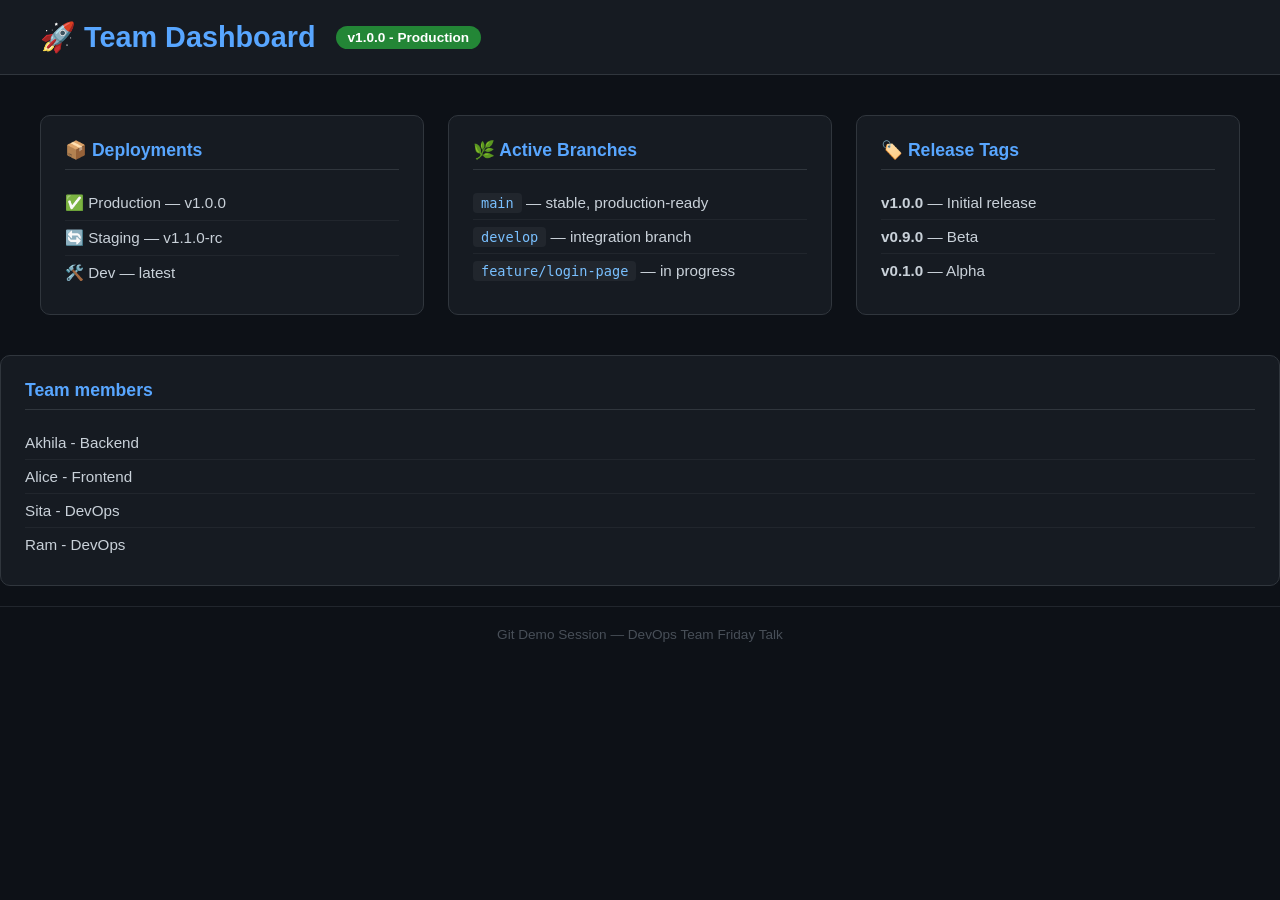
<file: index.html>
<!DOCTYPE html>
<html lang="en">
<head>
  <meta charset="UTF-8" />
  <meta name="viewport" content="width=device-width, initial-scale=1.0"/>
  <title>Team Dashboard v1.0</title>
  <link rel="stylesheet" href="style.css" />
</head>
<body>
  <header>
    <h1>🚀 Team Dashboard</h1>
    <span class="version-badge">v1.0.0 - Production</span>
  </header>

  <main>
    <section class="card">
      <h2>📦 Deployments</h2>
      <ul>
        <li>✅ Production — v1.0.0</li>
        <li>🔄 Staging — v1.1.0-rc</li>
        <li>🛠️ Dev — latest</li>
      </ul>
    </section>

    <section class="card">
      <h2>🌿 Active Branches</h2>
      <ul>
        <li><code>main</code> — stable, production-ready</li>
        <li><code>develop</code> — integration branch</li>
        <li><code>feature/login-page</code> — in progress</li>
      </ul>
    </section>

    <section class="card">
      <h2>🏷️ Release Tags</h2>
      <ul>
        <li><strong>v1.0.0</strong> — Initial release</li>
        <li><strong>v0.9.0</strong> — Beta</li>
        <li><strong>v0.1.0</strong> — Alpha</li>
      </ul>
    </section>
  </main>

  <section class="card">
      <h2>Team members</h2>
      <ul>
          <li>Akhila - Backend</li>
          <li>Alice - Frontend</li>
          <li>Sita - DevOps</li>
          <li>Ram - DevOps</li>
      </ul>
  </section>

  <footer>
    <p>Git Demo Session — DevOps Team Friday Talk</p>
  </footer>

  <script src="app.js"></script>
</body>
</html>
</file>
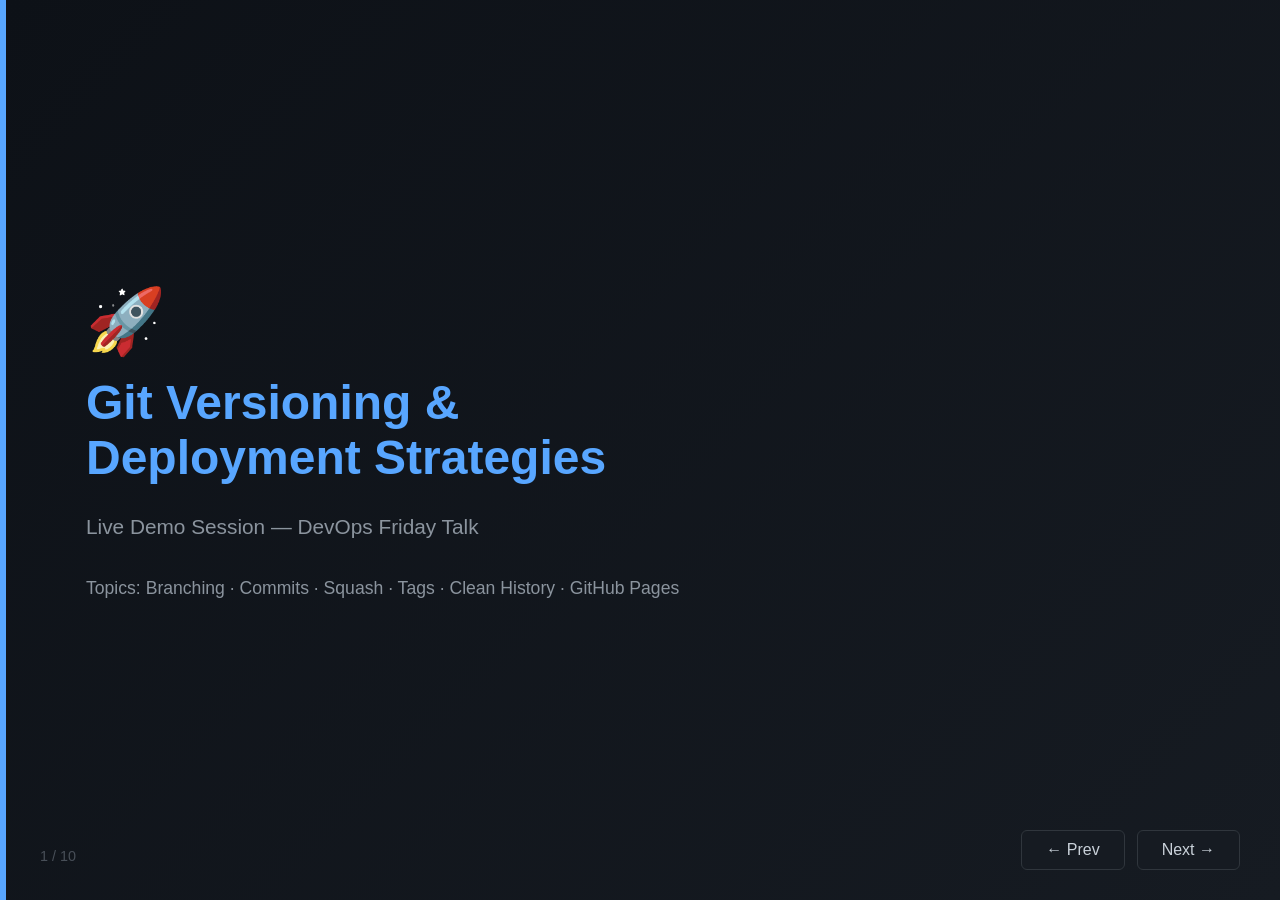
<file: PRESENTATION.html>
<!DOCTYPE html>
<html lang="en">
<head>
  <meta charset="UTF-8"/>
  <title>Git Versioning & Deployment — Friday Session</title>
  <style>
    * { margin: 0; padding: 0; box-sizing: border-box; }
    body { font-family: 'Segoe UI', sans-serif; background: #0d1117; color: #c9d1d9; overflow: hidden; }

    .slide { display: none; width: 100vw; height: 100vh; padding: 60px 80px; flex-direction: column; justify-content: center; }
    .slide.active { display: flex; }

    /* Slide themes */
    .slide-title { background: linear-gradient(135deg, #0d1117, #161b22); border-left: 6px solid #58a6ff; }
    .slide-content { background: #0d1117; }
    .slide-code { background: #0d1117; }
    .slide-green { background: #0d1117; border-left: 6px solid #3fb950; }

    h1 { font-size: 3rem; color: #58a6ff; margin-bottom: 16px; }
    h2 { font-size: 2rem; color: #58a6ff; margin-bottom: 24px; border-bottom: 1px solid #30363d; padding-bottom: 12px; }
    h3 { font-size: 1.3rem; color: #3fb950; margin-bottom: 12px; }
    p  { font-size: 1.1rem; color: #8b949e; margin-bottom: 12px; line-height: 1.7; }
    .subtitle { font-size: 1.3rem; color: #8b949e; margin-top: 8px; }
    .tag { background: #238636; color: #fff; padding: 3px 12px; border-radius: 20px; font-size: 0.85rem; margin-right: 8px; }
    .tag.blue { background: #1f6feb; }
    .tag.red  { background: #da3633; }

    ul { list-style: none; margin-left: 0; }
    ul li { padding: 10px 0; font-size: 1.05rem; border-bottom: 1px solid #21262d; }
    ul li:last-child { border-bottom: none; }
    ul li::before { content: "▸ "; color: #58a6ff; }

    pre {
      background: #161b22;
      border: 1px solid #30363d;
      border-radius: 8px;
      padding: 20px 24px;
      font-size: 1rem;
      color: #79c0ff;
      overflow-x: auto;
      line-height: 1.8;
      margin-top: 12px;
    }
    .comment { color: #484f58; }
    .cmd { color: #3fb950; }
    .flag { color: #ffa657; }

    .two-col { display: flex; gap: 40px; }
    .col { flex: 1; }

    .branch-diagram { display: flex; flex-direction: column; gap: 12px; margin-top: 16px; }
    .branch-row { display: flex; align-items: center; gap: 16px; }
    .branch-line { height: 4px; flex: 1; border-radius: 2px; }
    .branch-dot { width: 14px; height: 14px; border-radius: 50%; flex-shrink: 0; }
    .b-main    { background: #58a6ff; }
    .b-develop { background: #3fb950; }
    .b-feature { background: #ffa657; }
    .b-hotfix  { background: #f85149; }

    .nav { position: fixed; bottom: 30px; right: 40px; display: flex; gap: 12px; }
    .nav button {
      background: #161b22; border: 1px solid #30363d; color: #c9d1d9;
      padding: 10px 24px; border-radius: 6px; cursor: pointer; font-size: 1rem;
    }
    .nav button:hover { background: #1f6feb; border-color: #1f6feb; }

    .slide-num { position: fixed; bottom: 36px; left: 40px; color: #484f58; font-size: 0.9rem; }

    .highlight { color: #ffa657; font-weight: bold; }
    .green { color: #3fb950; }
    .blue  { color: #58a6ff; }

    .big-icon { font-size: 4rem; margin-bottom: 16px; }
    .center { text-align: center; align-items: center; }
  </style>
</head>
<body>

<!-- SLIDE 1: Title -->
<div class="slide slide-title active">
  <div class="big-icon">🚀</div>
  <h1>Git Versioning &<br/>Deployment Strategies</h1>
  <p class="subtitle">Live Demo Session — DevOps Friday Talk</p>
  <br/>
  <p>Topics: Branching · Commits · Squash · Tags · Clean History · GitHub Pages</p>
</div>

<!-- SLIDE 2: Agenda -->
<div class="slide slide-content">
  <h2>📋 What We'll Cover Today</h2>
  <ul>
    <li>Branching Strategy — main / develop / feature / hotfix</li>
    <li>Making commits the right way</li>
    <li>Squashing messy commits into clean ones</li>
    <li>Maintaining a clean commit history</li>
    <li>Production Tags — versioning your releases</li>
    <li>Deployment via GitHub Pages (live!)</li>
    <li>Hotfix workflow — real production scenario</li>
  </ul>
</div>

<!-- SLIDE 3: Branching Strategy -->
<div class="slide slide-content">
  <h2>🌿 Branching Strategy</h2>
  <div class="two-col">
    <div class="col">
      <ul>
        <li><span class="blue">main</span> — Production. Always stable. Never commit directly.</li>
        <li><span class="green">develop</span> — Integration branch. All features merge here first.</li>
        <li><span class="highlight">feature/*</span> — One branch per feature. Branch from develop.</li>
        <li style="color:#f85149">▸ hotfix/*</span> — Emergency fix. Branch from main directly.</li>
      </ul>
    </div>
    <div class="col">
      <div class="branch-diagram">
        <div class="branch-row">
          <span style="width:80px;color:#58a6ff;font-size:0.9rem">main</span>
          <div class="branch-dot b-main"></div>
          <div class="branch-line b-main"></div>
          <div class="branch-dot b-main"></div>
          <div class="branch-line b-main"></div>
          <div class="branch-dot b-main"></div>
        </div>
        <div class="branch-row">
          <span style="width:80px;color:#3fb950;font-size:0.9rem">develop</span>
          <div class="branch-dot b-develop"></div>
          <div class="branch-line b-develop"></div>
          <div class="branch-dot b-develop"></div>
          <div class="branch-line b-develop"></div>
          <div class="branch-dot b-develop"></div>
        </div>
        <div class="branch-row">
          <span style="width:80px;color:#ffa657;font-size:0.9rem">feature</span>
          <div style="width:14px"></div>
          <div class="branch-dot b-feature"></div>
          <div class="branch-line b-feature"></div>
          <div class="branch-dot b-feature"></div>
        </div>
        <div class="branch-row">
          <span style="width:80px;color:#f85149;font-size:0.9rem">hotfix</span>
          <div style="width:14px"></div>
          <div class="branch-dot b-hotfix"></div>
          <div class="branch-line b-hotfix"></div>
          <div class="branch-dot b-hotfix"></div>
        </div>
      </div>
    </div>
  </div>
</div>

<!-- SLIDE 4: Good Commits -->
<div class="slide slide-code">
  <h2>✍️ Writing Good Commit Messages</h2>
  <h3>Conventional Commits Format</h3>
  <pre><span class="comment"># Format:</span>
<span class="cmd">type: short description (max 72 chars)</span>

<span class="comment"># Types:</span>
<span class="flag">feat</span>     → new feature
<span class="flag">fix</span>      → bug fix
<span class="flag">docs</span>     → documentation only
<span class="flag">refactor</span> → code change, no feature/fix
<span class="flag">chore</span>    → build, config, tooling

<span class="comment"># Good examples:</span>
<span class="cmd">feat: add user login page
fix: resolve null pointer in auth service
docs: update README with deployment steps
chore: update .gitignore</span></pre>
</div>

<!-- SLIDE 5: Squash -->
<div class="slide slide-code">
  <h2>🗜️ Squashing Commits</h2>
  <p>Devs make many small "wip" commits while working. Before merging, we <span class="highlight">squash</span> them into 1 clean commit.</p>
  <pre><span class="comment"># You have 3 messy commits:</span>
abc1234  wip: started team section
def5678  wip: added names
ghi9012  fix typo

<span class="comment"># Squash last 3 into 1:</span>
<span class="cmd">git rebase -i HEAD~3</span>

<span class="comment"># In editor — change to:</span>
<span class="flag">pick</span>   abc1234  wip: started team section
<span class="flag">squash</span> def5678  wip: added names
<span class="flag">squash</span> ghi9012  fix typo

<span class="comment"># Write new clean message:</span>
<span class="cmd">feat: add team members section</span>

<span class="comment"># Result: 1 clean commit ✅</span></pre>
</div>

<!-- SLIDE 6: Clean History -->
<div class="slide slide-code">
  <h2>📜 Clean Commit History</h2>
  <div class="two-col">
    <div class="col">
      <h3 style="color:#f85149">❌ Messy History</h3>
      <pre style="font-size:0.85rem">wip stuff
fix
fix again
testing
asdfgh
final fix
FINAL fix for real
ok done</pre>
    </div>
    <div class="col">
      <h3>✅ Clean History</h3>
      <pre style="font-size:0.85rem"><span class="cmd">feat: add team section
fix: correct badge text
docs: update README
chore: add .gitignore
feat: initial project setup</span></pre>
    </div>
  </div>
  <br/>
  <pre><span class="comment"># View clean visual log:</span>
<span class="cmd">git log --oneline --graph --all</span></pre>
</div>

<!-- SLIDE 7: Tags -->
<div class="slide slide-code">
  <h2>🏷️ Production Tags — Versioning</h2>
  <p>Tags are <span class="highlight">permanent bookmarks</span> on a commit. Use them to mark every production release.</p>
  <pre><span class="comment"># Annotated tag (recommended for production)</span>
<span class="cmd">git tag -a v1.0.0 -m "Release v1.0.0 — initial launch"</span>
<span class="cmd">git tag -a v1.1.0 -m "Release v1.1.0 — added team section"</span>

<span class="comment"># Push tags to GitHub</span>
<span class="cmd">git push origin --tags</span>

<span class="comment"># List all tags</span>
<span class="cmd">git tag</span>

<span class="comment"># See full tag details</span>
<span class="cmd">git show v1.1.0</span>

<span class="comment"># Semantic Versioning:  MAJOR.MINOR.PATCH</span>
<span class="flag">v1.0.0</span>  → first stable release
<span class="flag">v1.1.0</span>  → new feature added
<span class="flag">v1.1.1</span>  → hotfix / patch</pre>
</div>

<!-- SLIDE 8: Deployment -->
<div class="slide slide-content">
  <h2>🌐 Deployment — GitHub Pages</h2>
  <ul>
    <li>Free static hosting directly from your GitHub repo</li>
    <li>Go to repo → <span class="highlight">Settings → Pages</span></li>
    <li>Source: <span class="blue">Deploy from branch → main → / (root)</span></li>
    <li>Save → site is live in ~60 seconds</li>
    <li>URL: <span class="green">https://&lt;username&gt;.github.io/git-demo-session</span></li>
  </ul>
  <br/>
  <p>Every push to <span class="blue">main</span> = automatic redeploy. This is your <span class="highlight">CD pipeline</span>.</p>
  <br/>
  <p>For real apps: replace GitHub Pages with <span class="highlight">AWS S3 + CloudFront</span>, <span class="highlight">EC2</span>, or <span class="highlight">ECS</span> — same Git tag triggers the deploy.</p>
</div>

<!-- SLIDE 9: Hotfix -->
<div class="slide slide-code">
  <h2>🚨 Hotfix Workflow</h2>
  <p>Bug in production? Never fix on develop. Branch from <span class="highlight">main</span> directly.</p>
  <pre><span class="comment"># Branch from main</span>
<span class="cmd">git checkout main</span>
<span class="cmd">git checkout -b hotfix/fix-version-badge</span>

<span class="comment"># Make fix, commit</span>
<span class="cmd">git commit -m "fix: correct version badge text"</span>

<span class="comment"># Merge to main + tag</span>
<span class="cmd">git checkout main</span>
<span class="cmd">git merge --no-ff hotfix/fix-version-badge</span>
<span class="cmd">git tag -a v1.1.1 -m "Hotfix v1.1.1"</span>
<span class="cmd">git push origin main --tags</span>

<span class="comment"># Also merge back to develop (keep in sync!)</span>
<span class="cmd">git checkout develop</span>
<span class="cmd">git merge --no-ff hotfix/fix-version-badge</span></pre>
</div>

<!-- SLIDE 10: Summary -->
<div class="slide slide-green center">
  <div class="big-icon">✅</div>
  <h2 style="border:none; text-align:center">Key Takeaways</h2>
  <ul style="max-width:600px">
    <li>Never commit directly to <span class="blue">main</span></li>
    <li>Use <span class="highlight">feature branches</span> for every change</li>
    <li>Squash WIP commits before merging</li>
    <li>Write <span class="green">meaningful commit messages</span></li>
    <li>Tag every production release with <span class="highlight">semver</span></li>
    <li>Hotfixes branch from <span class="blue">main</span>, merge to both main + develop</li>
  </ul>
</div>

<!-- Navigation -->
<div class="slide-num" id="slideNum">1 / 10</div>
<div class="nav">
  <button onclick="changeSlide(-1)">← Prev</button>
  <button onclick="changeSlide(1)">Next →</button>
</div>

<script>
  let current = 0;
  const slides = document.querySelectorAll('.slide');

  function showSlide(n) {
    slides[current].classList.remove('active');
    current = (n + slides.length) % slides.length;
    slides[current].classList.add('active');
    document.getElementById('slideNum').textContent = (current + 1) + ' / ' + slides.length;
  }

  function changeSlide(dir) { showSlide(current + dir); }

  document.addEventListener('keydown', e => {
    if (e.key === 'ArrowRight' || e.key === 'ArrowDown') changeSlide(1);
    if (e.key === 'ArrowLeft'  || e.key === 'ArrowUp')   changeSlide(-1);
  });
</script>
</body>
</html>
</file>
<file: style.css>
* {
  margin: 0;
  padding: 0;
  box-sizing: border-box;
}

body {
  font-family: 'Segoe UI', sans-serif;
  background: #0d1117;
  color: #c9d1d9;
  min-height: 100vh;
}

header {
  background: #161b22;
  padding: 20px 40px;
  display: flex;
  align-items: center;
  gap: 20px;
  border-bottom: 1px solid #30363d;
}

header h1 {
  font-size: 1.8rem;
  color: #58a6ff;
}

.version-badge {
  background: #238636;
  color: #fff;
  padding: 4px 12px;
  border-radius: 20px;
  font-size: 0.85rem;
  font-weight: bold;
}

main {
  display: flex;
  gap: 24px;
  padding: 40px;
  flex-wrap: wrap;
}

.card {
  background: #161b22;
  border: 1px solid #30363d;
  border-radius: 10px;
  padding: 24px;
  flex: 1;
  min-width: 260px;
}

.card h2 {
  font-size: 1.1rem;
  margin-bottom: 16px;
  color: #58a6ff;
  border-bottom: 1px solid #30363d;
  padding-bottom: 8px;
}

.card ul {
  list-style: none;
}

.card ul li {
  padding: 8px 0;
  border-bottom: 1px solid #21262d;
  font-size: 0.95rem;
}

.card ul li:last-child {
  border-bottom: none;
}

code {
  background: #21262d;
  padding: 2px 8px;
  border-radius: 4px;
  font-size: 0.85rem;
  color: #79c0ff;
}

footer {
  text-align: center;
  padding: 20px;
  color: #484f58;
  font-size: 0.85rem;
  border-top: 1px solid #21262d;
  margin-top: 20px;
}
</file>
